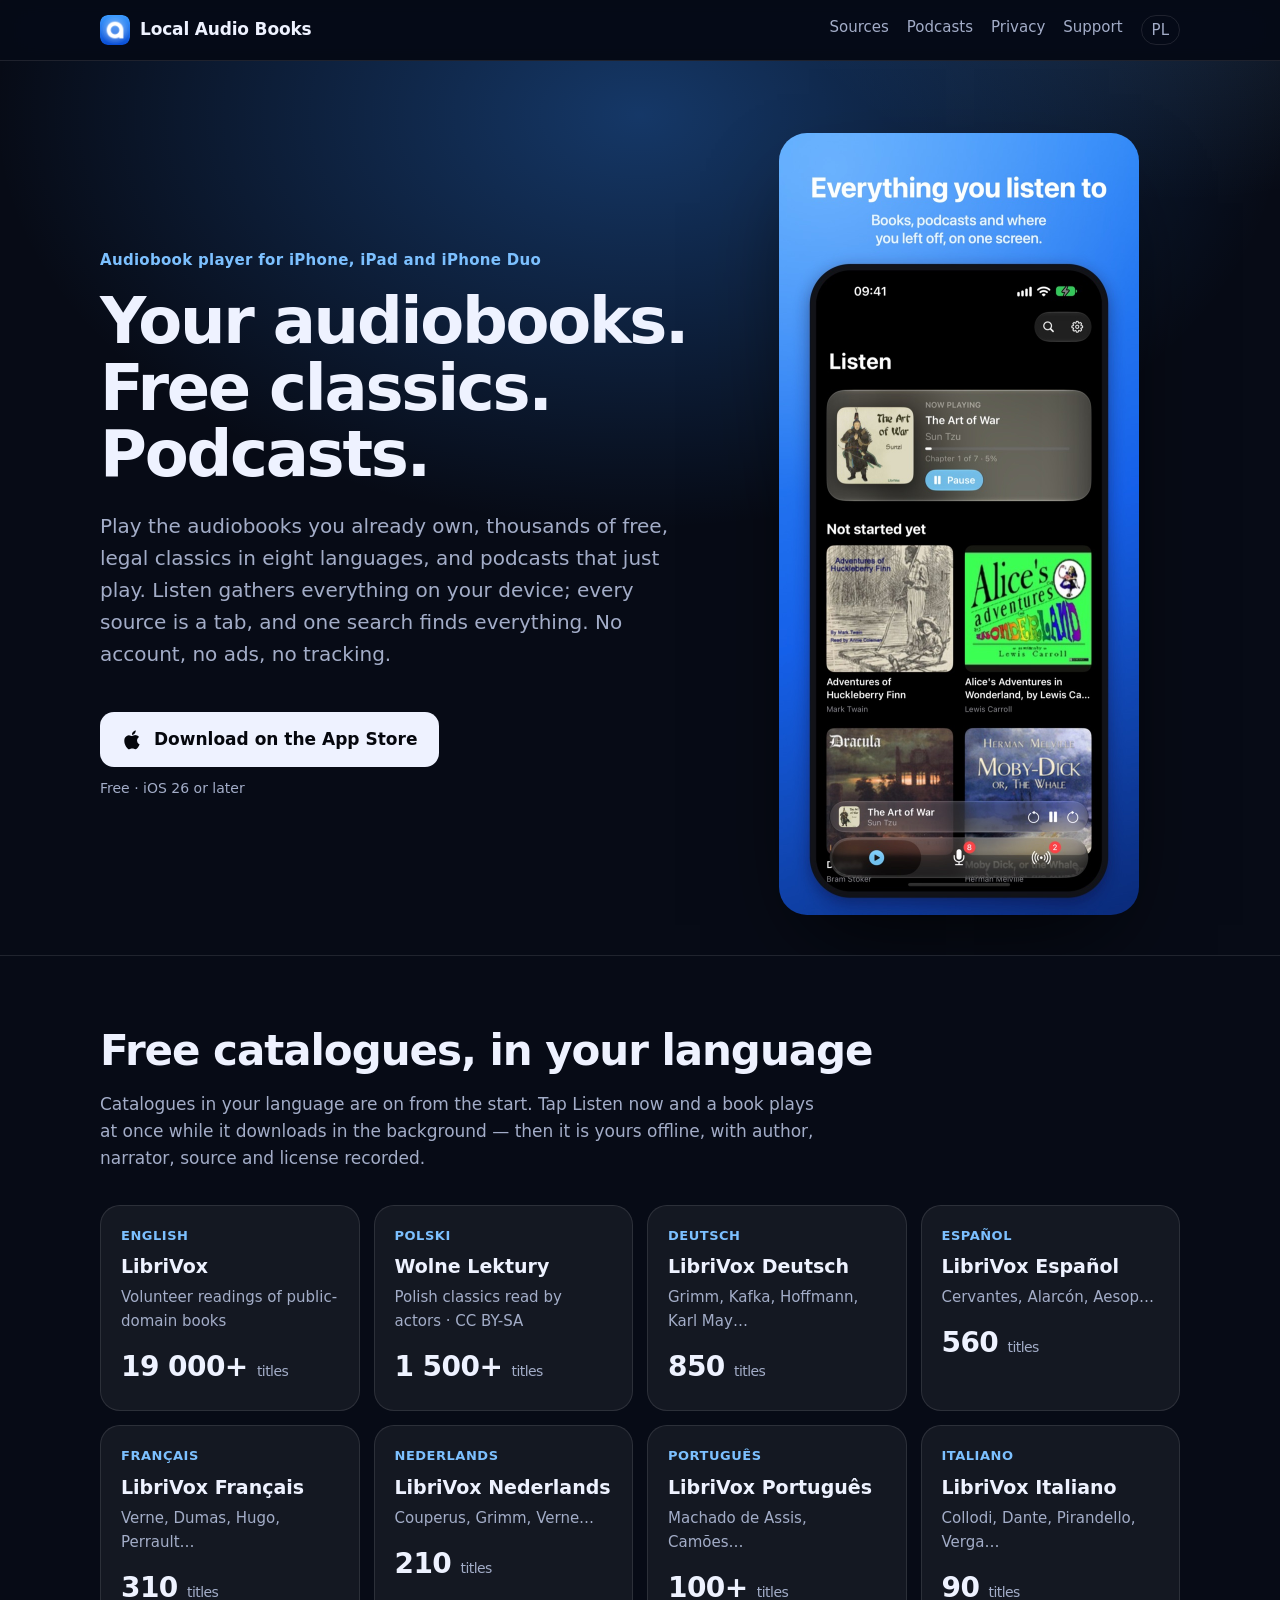
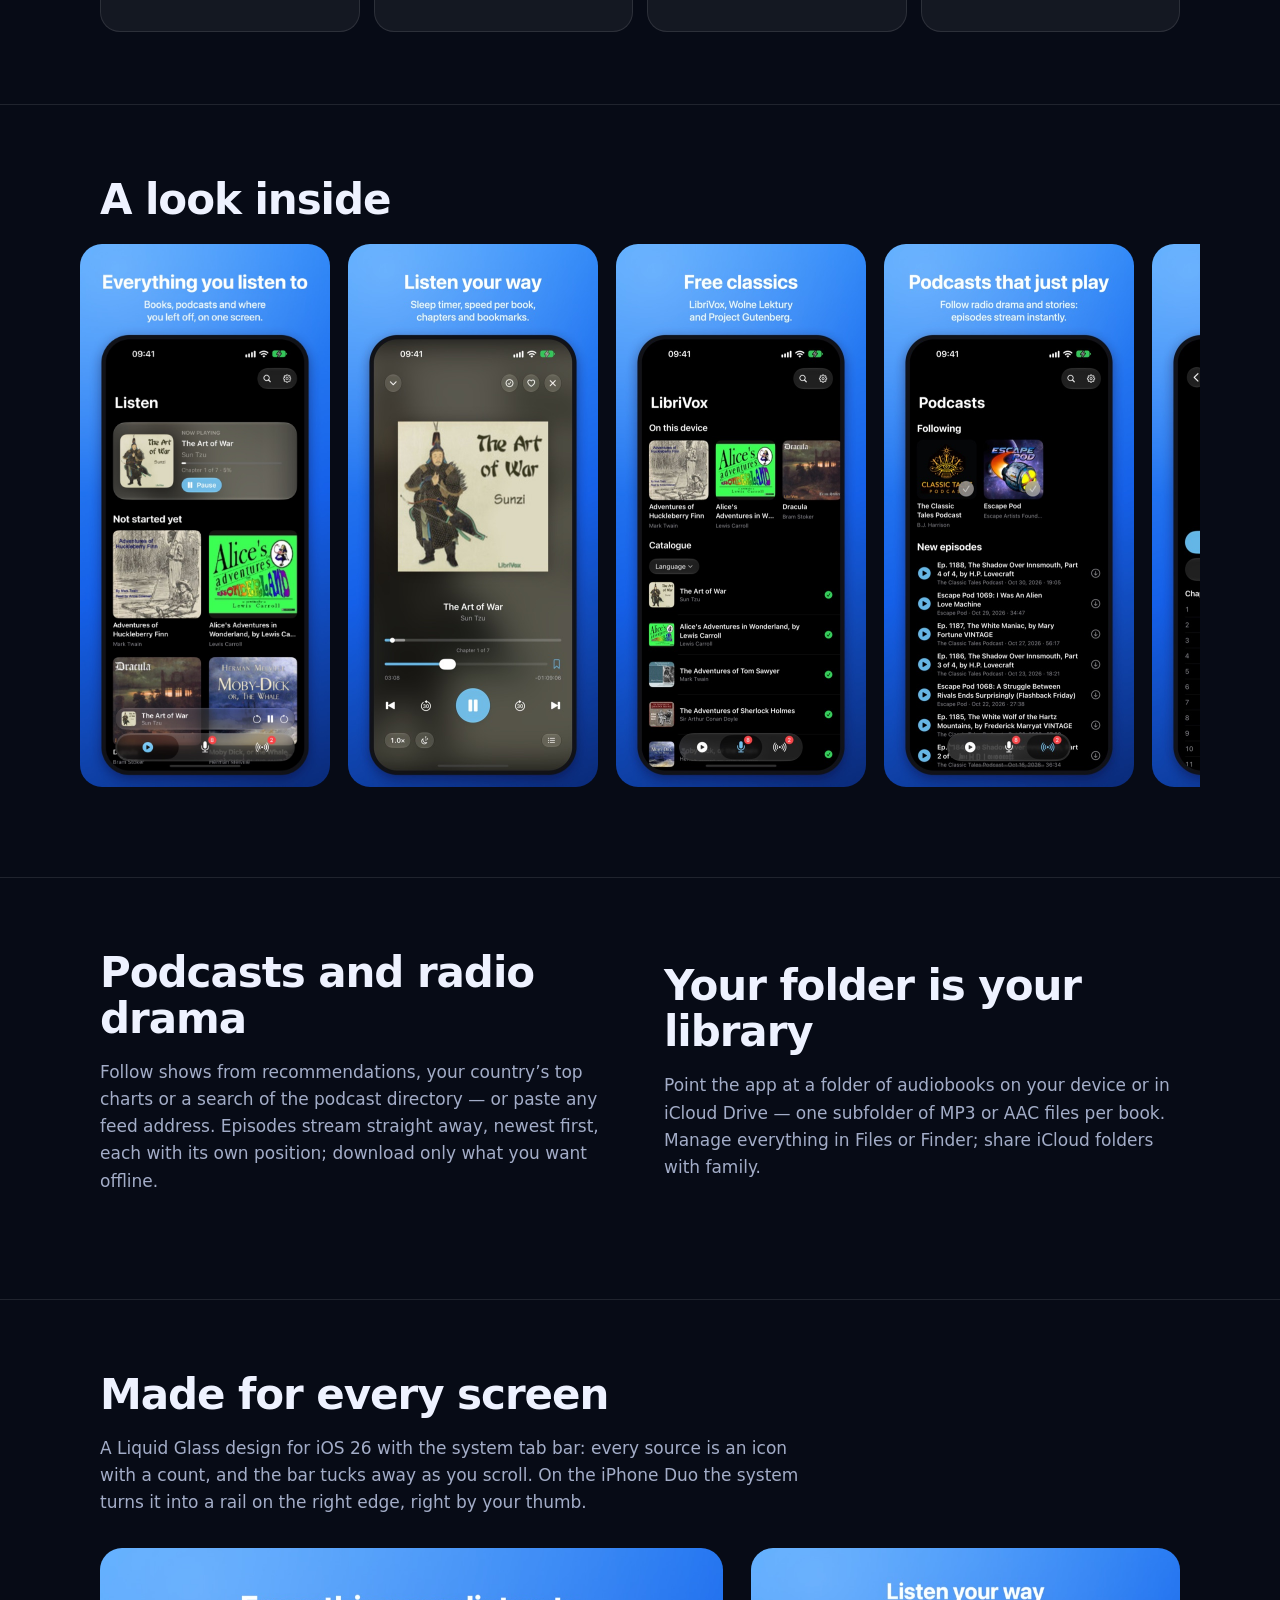
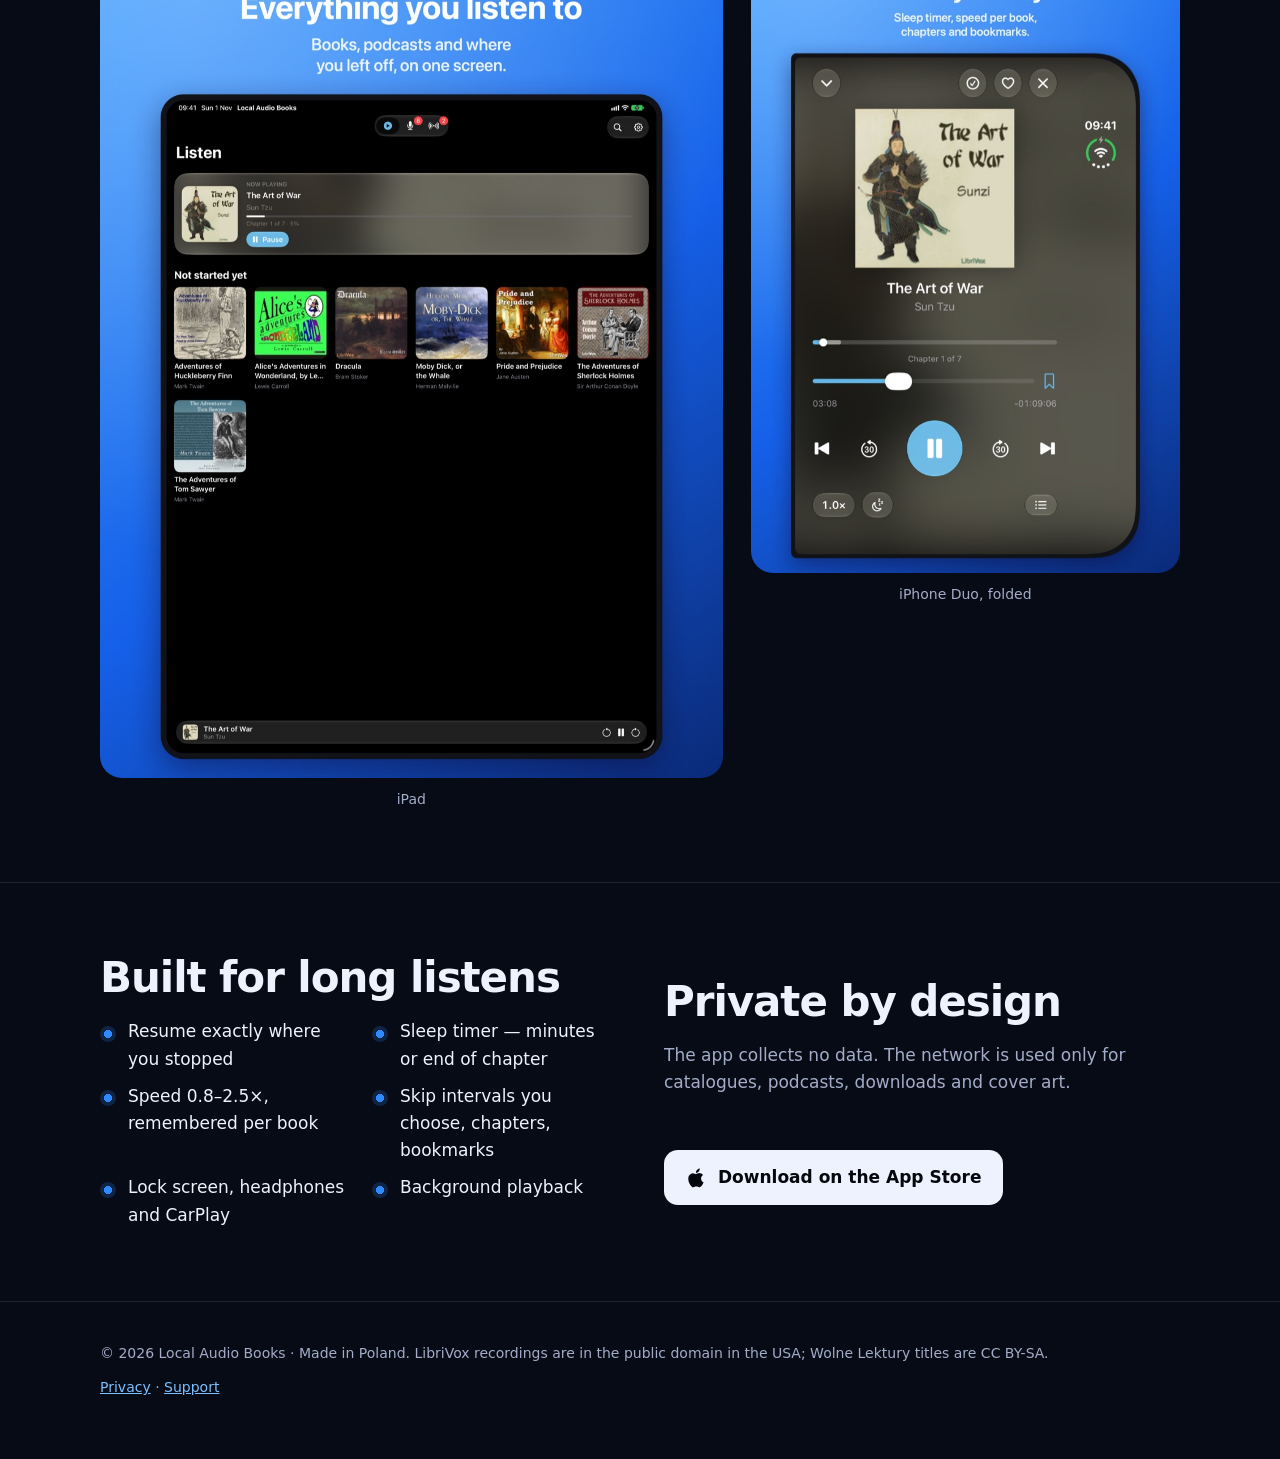
<file: index.html>
<!doctype html>
<html lang="en">
<head>
<meta charset="utf-8">
<meta name="viewport" content="width=device-width,initial-scale=1">
<title>Local Audio Books — your audiobooks and free classics in 8 languages</title>
<meta name="description" content="A private player for your own audiobooks, free public-domain classics from LibriVox, Wolne Lektury and Project Gutenberg in eight languages, and podcasts that stream right away.">
<link rel="canonical" href="https://localaudiobooks.vercel.app/">
<link rel="alternate" hreflang="en" href="https://localaudiobooks.vercel.app/">
<link rel="alternate" hreflang="pl" href="https://localaudiobooks.vercel.app/pl/">
<meta property="og:title" content="Local Audio Books — your audiobooks and free classics in 8 languages">
<meta property="og:description" content="A private player for your own audiobooks, free public-domain classics from LibriVox, Wolne Lektury and Project Gutenberg in eight languages, and podcasts that stream right away.">
<meta property="og:image" content="https://localaudiobooks.vercel.app/assets/og.png">
<meta name="twitter:card" content="summary_large_image">
<meta name="apple-itunes-app" content="app-id=6737989765">
<link rel="icon" href="/assets/icon-64.png">
<link rel="apple-touch-icon" href="/assets/icon-180.png">
<link rel="stylesheet" href="/style.css">
</head>
<body>
<header class="top"><div class="wrap">
<a class="brand" href="/"><img src="/assets/icon-64.png" alt=""><span>Local Audio Books</span></a>
<nav><a class="hide-sm" href="/#sources">Sources</a><a class="hide-sm" href="/#feeds">Podcasts</a><a href="/privacy">Privacy</a><a href="/support">Support</a><a class="lang" href="/pl" hreflang="pl">PL</a></nav>
</div></header>
<main>
<div class="hero"><div class="wrap">
<div><div class="kicker">Audiobook player for iPhone, iPad and iPhone Duo</div><h1>Your audiobooks.<br>Free classics. Podcasts.</h1><p class="lead">Play the audiobooks you already own, thousands of free, legal classics in eight languages, and podcasts that just play. Listen gathers everything on your device; every source is a tab, and one search finds everything. No account, no ads, no tracking.</p>
<a class="cta" href="https://apps.apple.com/app/id6737989765"><svg viewBox="0 0 24 24" aria-hidden="true"><path fill="currentColor" d="M16.4 12.6c0-2.6 2.1-3.8 2.2-3.9-1.2-1.8-3.1-2-3.7-2-1.6-.2-3.1.9-3.9.9-.8 0-2-.9-3.4-.9-1.7 0-3.3 1-4.2 2.6-1.8 3.1-.5 7.7 1.3 10.2.9 1.2 1.9 2.6 3.2 2.6 1.3-.1 1.8-.8 3.3-.8s2 .8 3.4.8c1.4 0 2.3-1.3 3.1-2.5 1-1.4 1.4-2.8 1.4-2.9-.1 0-2.7-1-2.7-4.1zM13.9 4.9c.7-.9 1.2-2 1.1-3.2-1 0-2.3.7-3 1.6-.7.8-1.2 2-1.1 3.1 1.1.1 2.3-.6 3-1.5z"/></svg>Download on the App Store</a><span class="cta-small">Free · iOS 26 or later</span></div>
<img class="hero-shot" src="/assets/shots/en-iphone-listen-fdb0f77b.jpg" alt="Listen">
</div></div>
<section id="sources"><div class="wrap"><h2>Free catalogues, in your language</h2><p class="sub">Catalogues in your language are on from the start. Tap Listen now and a book plays at once while it downloads in the background — then it is yours offline, with author, narrator, source and license recorded.</p><div class="grid"><div class="card"><div class="l">English</div><h3>LibriVox</h3><p>Volunteer readings of public-domain books</p><div class="n">19 000+ <small>titles</small></div></div><div class="card"><div class="l">Polski</div><h3>Wolne Lektury</h3><p>Polish classics read by actors · CC BY-SA</p><div class="n">1 500+ <small>titles</small></div></div><div class="card"><div class="l">Deutsch</div><h3>LibriVox Deutsch</h3><p>Grimm, Kafka, Hoffmann, Karl May…</p><div class="n">850 <small>titles</small></div></div><div class="card"><div class="l">Español</div><h3>LibriVox Español</h3><p>Cervantes, Alarcón, Aesop…</p><div class="n">560 <small>titles</small></div></div><div class="card"><div class="l">Français</div><h3>LibriVox Français</h3><p>Verne, Dumas, Hugo, Perrault…</p><div class="n">310 <small>titles</small></div></div><div class="card"><div class="l">Nederlands</div><h3>LibriVox Nederlands</h3><p>Couperus, Grimm, Verne…</p><div class="n">210 <small>titles</small></div></div><div class="card"><div class="l">Português</div><h3>LibriVox Português</h3><p>Machado de Assis, Camões…</p><div class="n">100+ <small>titles</small></div></div><div class="card"><div class="l">Italiano</div><h3>LibriVox Italiano</h3><p>Collodi, Dante, Pirandello, Verga…</p><div class="n">90 <small>titles</small></div></div></div></div></section>
<section id="gallery"><div class="wrap"><h2>A look inside</h2><div class="gallery"><img class="" src="/assets/shots/en-iphone-listen-fdb0f77b.jpg" alt="Listen" loading="lazy"><img class="" src="/assets/shots/en-iphone-player-940c0bc9.jpg" alt="Player" loading="lazy"><img class="" src="/assets/shots/en-iphone-browse-3a318f61.jpg" alt="Catalogue" loading="lazy"><img class="" src="/assets/shots/en-iphone-podcasts-523f7002.jpg" alt="Podcasts" loading="lazy"><img class="" src="/assets/shots/en-iphone-detail-5bf09119.jpg" alt="Title details" loading="lazy"></div></div></section>
<section id="feeds"><div class="wrap split"><div><h2>Podcasts and radio drama</h2><p class="sub">Follow shows from recommendations, your country’s top charts or a search of the podcast directory — or paste any feed address. Episodes stream straight away, newest first, each with its own position; download only what you want offline.</p></div>
<div><h2>Your folder is your library</h2><p class="sub">Point the app at a folder of audiobooks on your device or in iCloud Drive — one subfolder of MP3 or AAC files per book. Manage everything in Files or Finder; share iCloud folders with family.</p></div></div></section>
<section id="screens"><div class="wrap"><h2>Made for every screen</h2><p class="sub">A Liquid Glass design for iOS 26 with the system tab bar: every source is an icon with a count, and the bar tucks away as you scroll. On the iPhone Duo the system turns it into a rail on the right edge, right by your thumb.</p>
<div class="screens"><figure><img class="" src="/assets/shots/en-ipad-listen-8f118804.jpg" alt="Listen" loading="lazy"><figcaption>iPad</figcaption></figure>
<figure><img class="" src="/assets/shots/en-duo-player-8d9f1ad1.jpg" alt="Player" loading="lazy"><figcaption>iPhone Duo, folded</figcaption></figure></div></div></section>
<section><div class="wrap split"><div><h2>Built for long listens</h2><ul class="ticks"><li>Resume exactly where you stopped</li><li>Sleep timer — minutes or end of chapter</li><li>Speed 0.8–2.5×, remembered per book</li><li>Skip intervals you choose, chapters, bookmarks</li><li>Lock screen, headphones and CarPlay</li><li>Background playback</li></ul></div>
<div><h2>Private by design</h2><p class="sub">The app collects no data. The network is used only for catalogues, podcasts, downloads and cover art.</p><a class="cta" href="https://apps.apple.com/app/id6737989765"><svg viewBox="0 0 24 24" aria-hidden="true"><path fill="currentColor" d="M16.4 12.6c0-2.6 2.1-3.8 2.2-3.9-1.2-1.8-3.1-2-3.7-2-1.6-.2-3.1.9-3.9.9-.8 0-2-.9-3.4-.9-1.7 0-3.3 1-4.2 2.6-1.8 3.1-.5 7.7 1.3 10.2.9 1.2 1.9 2.6 3.2 2.6 1.3-.1 1.8-.8 3.3-.8s2 .8 3.4.8c1.4 0 2.3-1.3 3.1-2.5 1-1.4 1.4-2.8 1.4-2.9-.1 0-2.7-1-2.7-4.1zM13.9 4.9c.7-.9 1.2-2 1.1-3.2-1 0-2.3.7-3 1.6-.7.8-1.2 2-1.1 3.1 1.1.1 2.3-.6 3-1.5z"/></svg>Download on the App Store</a></div></div></section>
</main>
<footer><div class="wrap"><span>© 2026 Local Audio Books · Made in Poland. LibriVox recordings are in the public domain in the USA; Wolne Lektury titles are CC BY-SA.</span><span><a href="/privacy">Privacy</a> · <a href="/support">Support</a></span></div></footer>
</body>
</html>
</file>
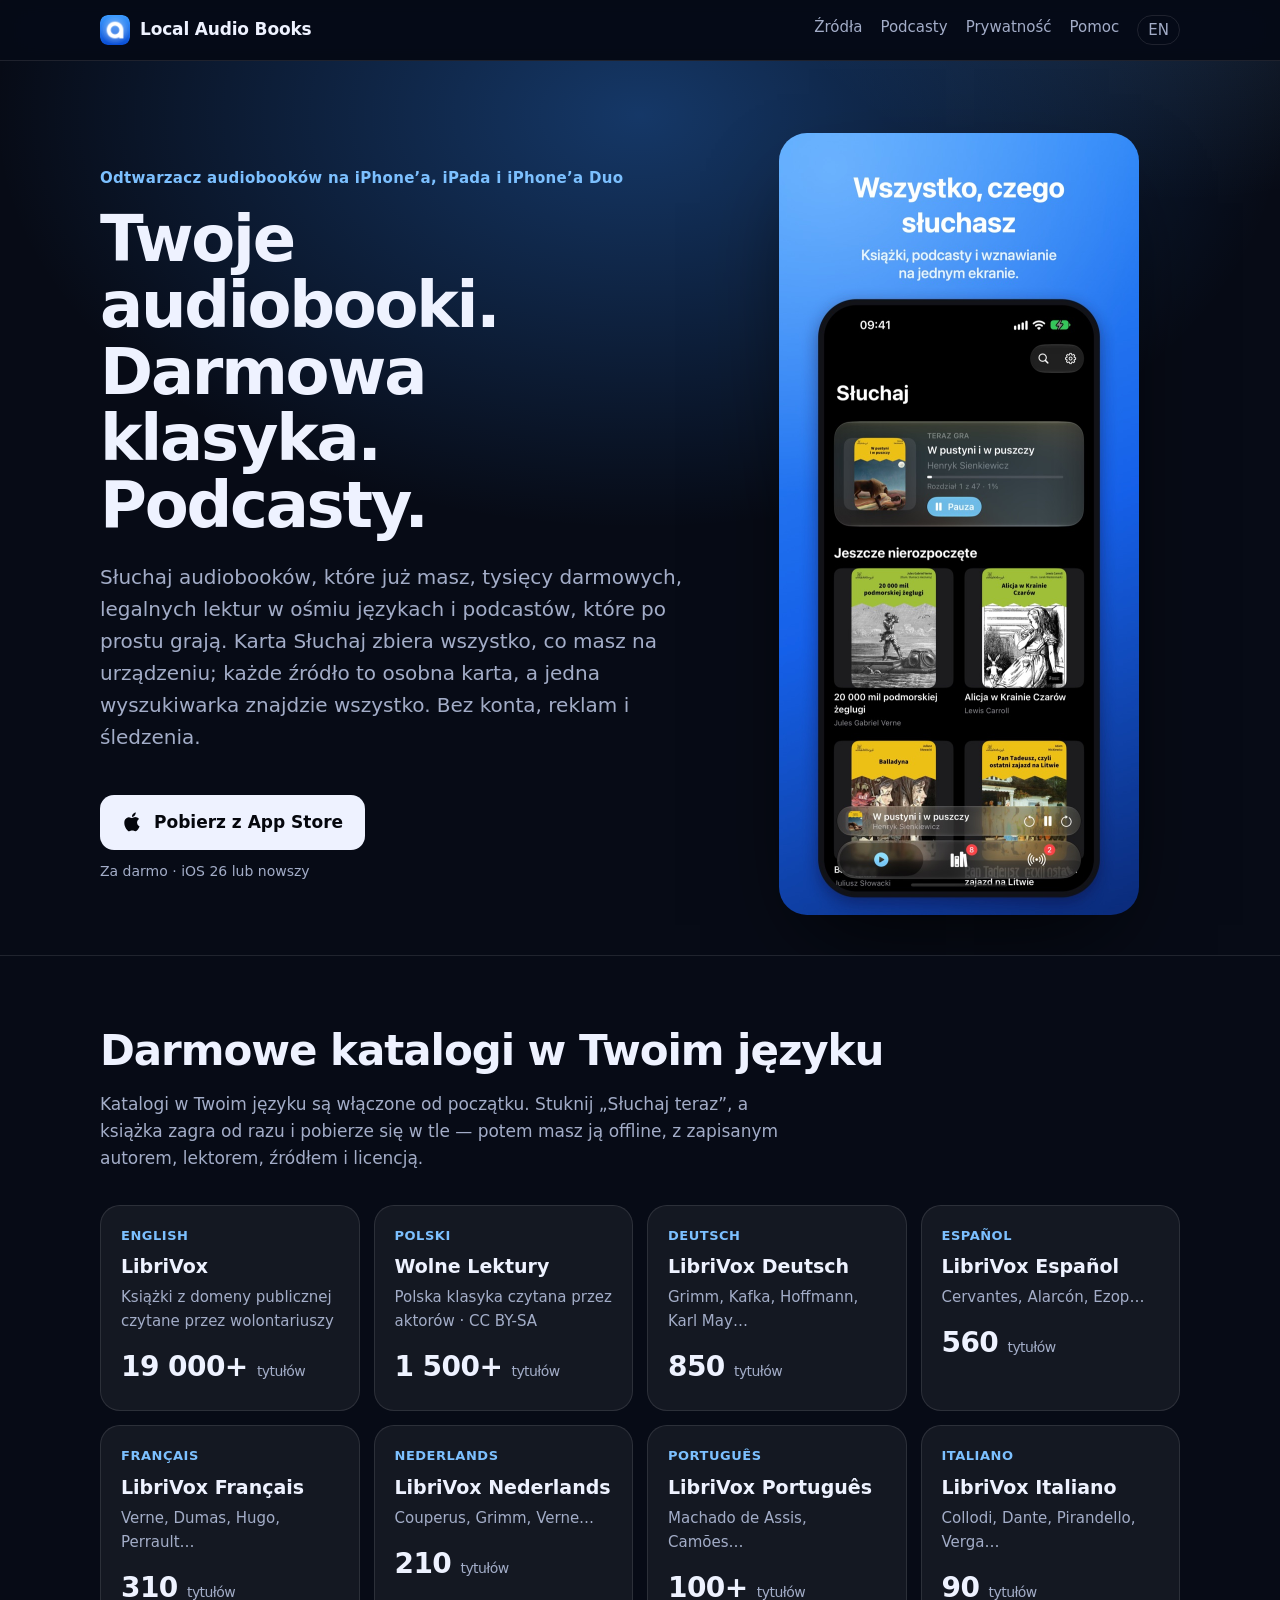
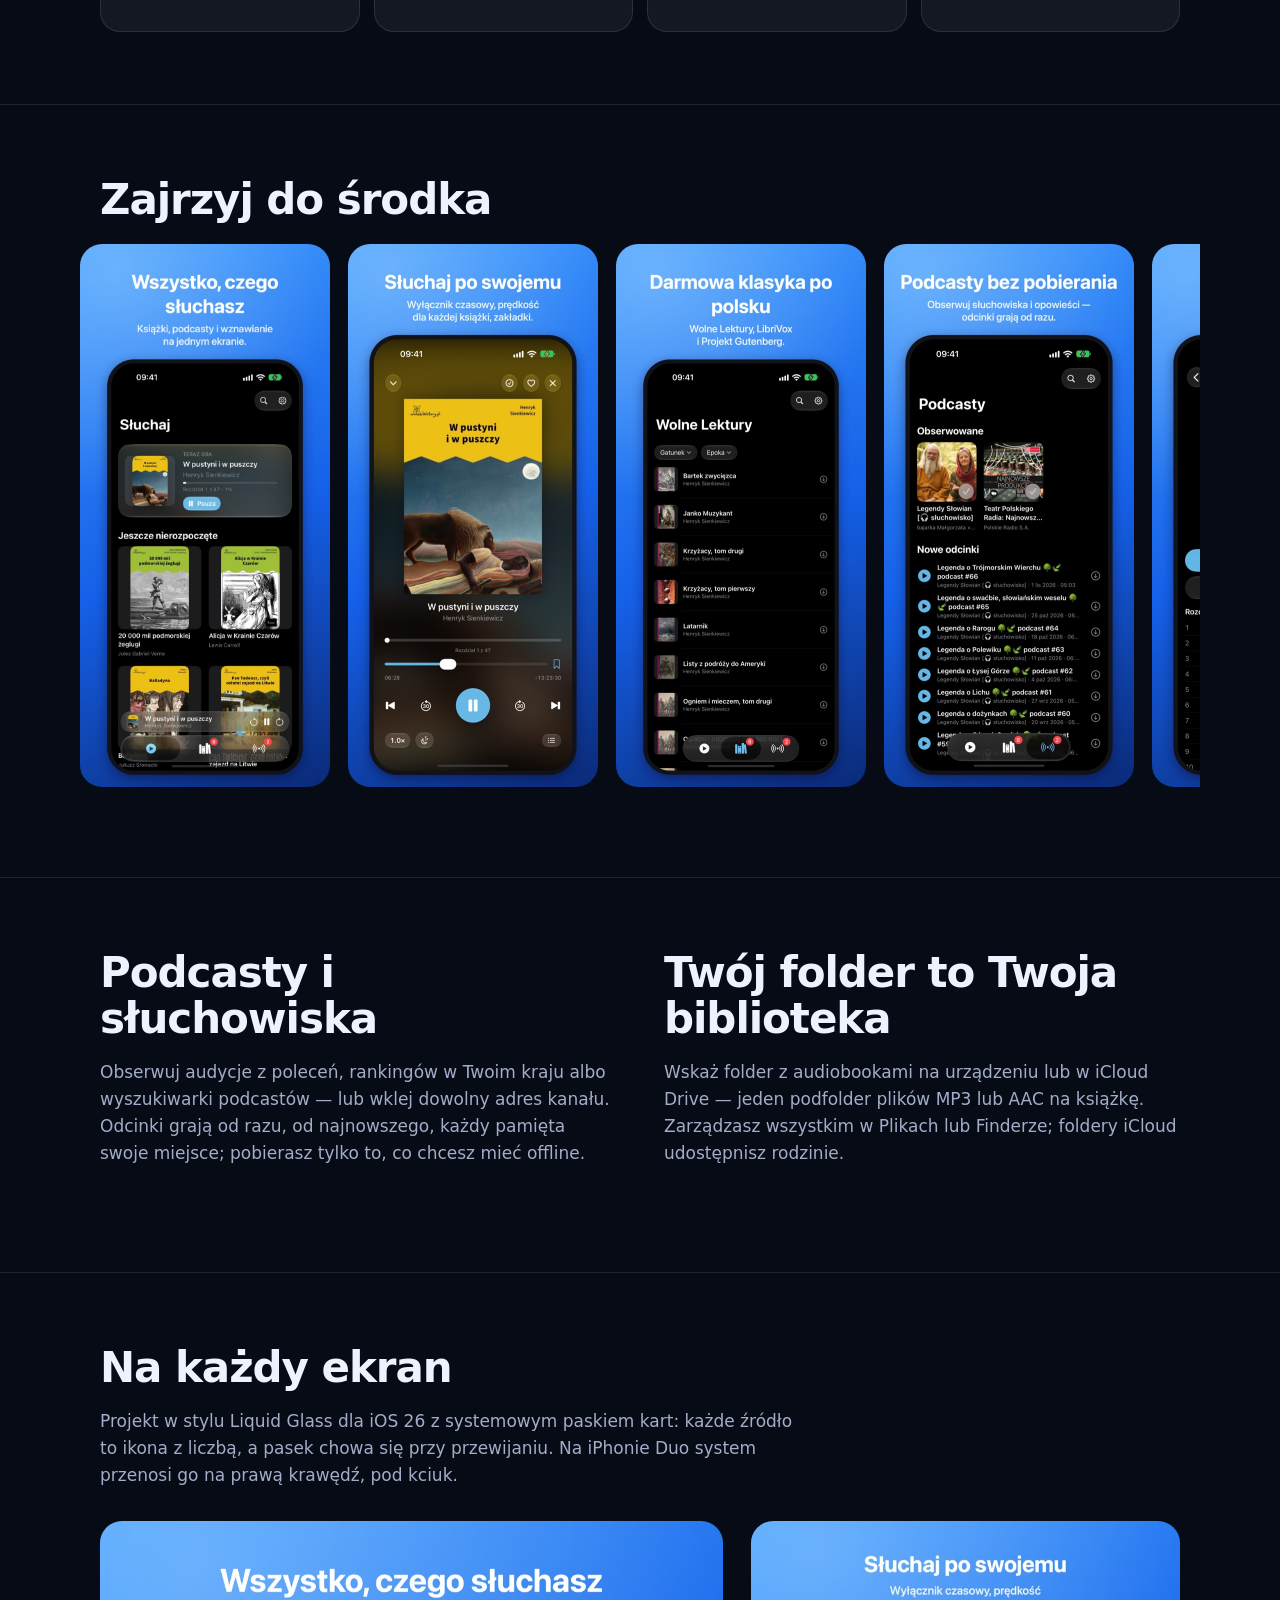
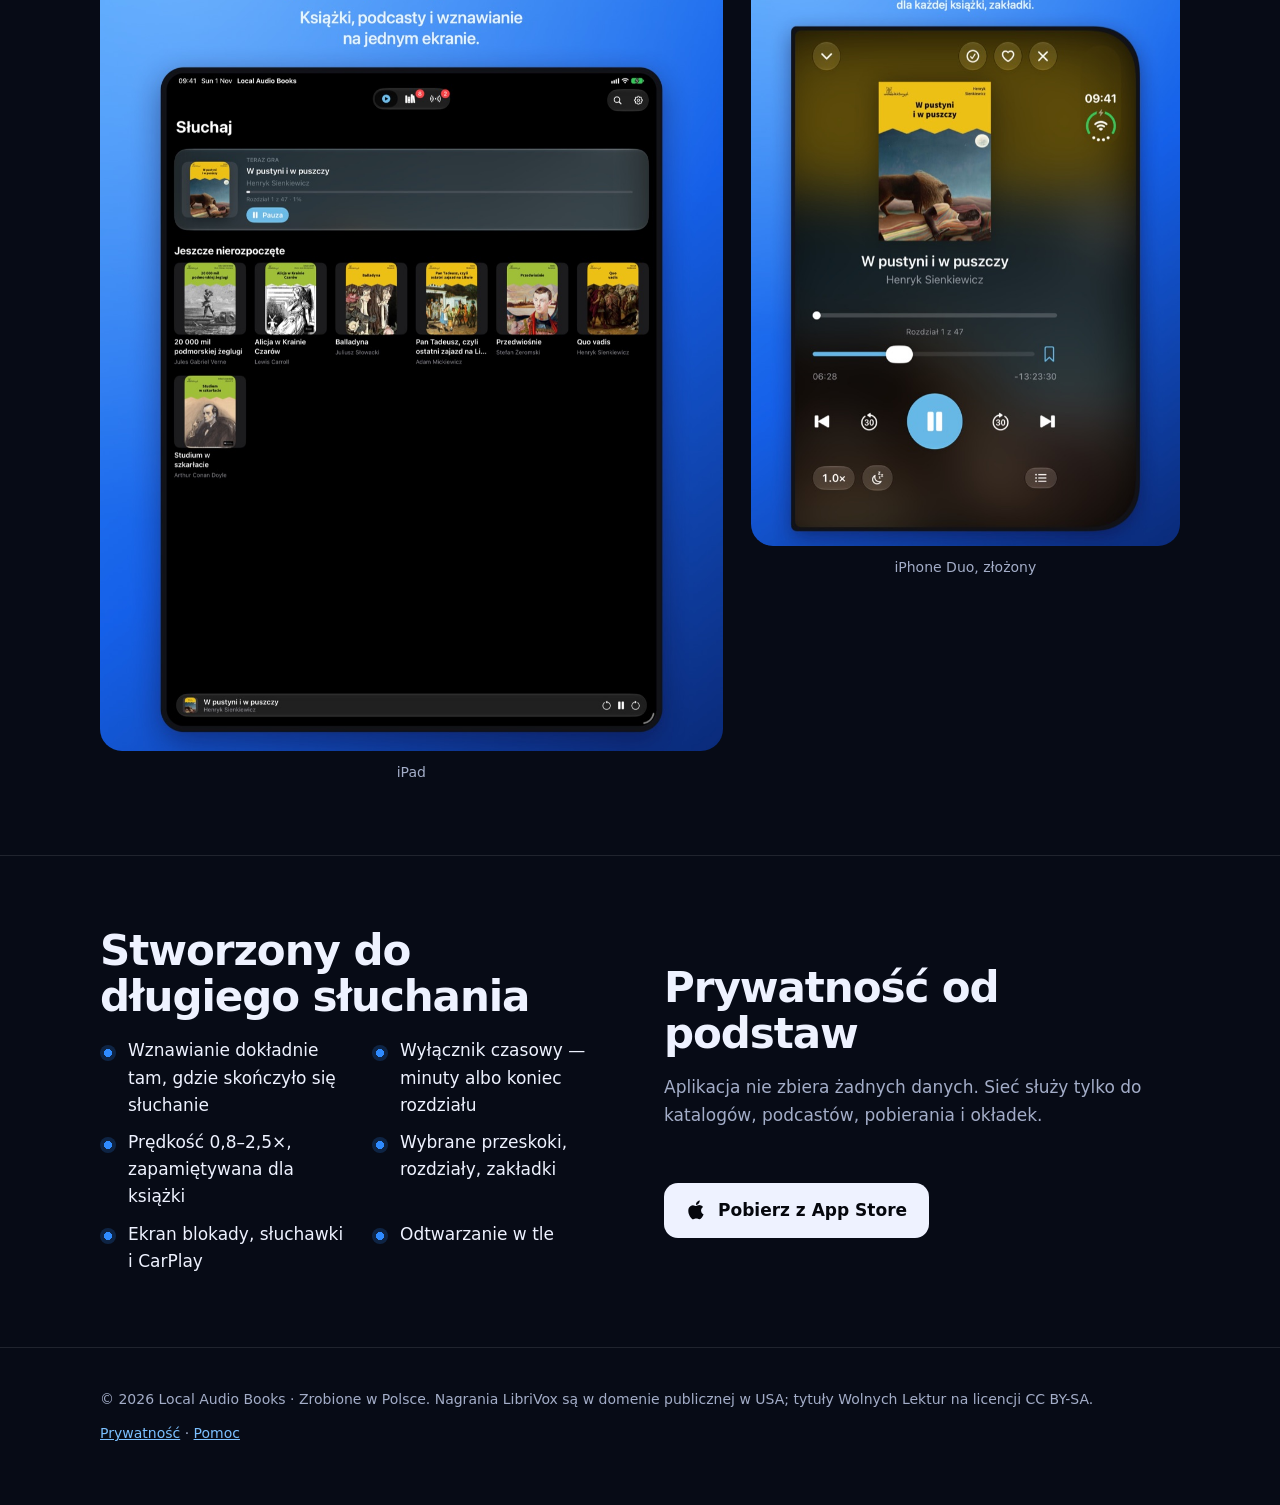
<file: pl/index.html>
<!doctype html>
<html lang="pl">
<head>
<meta charset="utf-8">
<meta name="viewport" content="width=device-width,initial-scale=1">
<title>Local Audio Books — Twoje audiobooki i darmowa klasyka w 8 językach</title>
<meta name="description" content="Prywatny odtwarzacz Twoich audiobooków, darmowej klasyki z domeny publicznej z Wolnych Lektur, LibriVox i Projektu Gutenberg w ośmiu językach oraz podcastów, które grają od razu.">
<link rel="canonical" href="https://localaudiobooks.vercel.app/pl">
<link rel="alternate" hreflang="en" href="https://localaudiobooks.vercel.app/">
<link rel="alternate" hreflang="pl" href="https://localaudiobooks.vercel.app/pl">
<meta property="og:title" content="Local Audio Books — Twoje audiobooki i darmowa klasyka w 8 językach">
<meta property="og:description" content="Prywatny odtwarzacz Twoich audiobooków, darmowej klasyki z domeny publicznej z Wolnych Lektur, LibriVox i Projektu Gutenberg w ośmiu językach oraz podcastów, które grają od razu.">
<meta property="og:image" content="https://localaudiobooks.vercel.app/assets/og.png">
<meta name="twitter:card" content="summary_large_image">
<meta name="apple-itunes-app" content="app-id=6737989765">
<link rel="icon" href="/assets/icon-64.png">
<link rel="apple-touch-icon" href="/assets/icon-180.png">
<link rel="stylesheet" href="/style.css">
</head>
<body>
<header class="top"><div class="wrap">
<a class="brand" href="/pl"><img src="/assets/icon-64.png" alt=""><span>Local Audio Books</span></a>
<nav><a class="hide-sm" href="/pl#sources">Źródła</a><a class="hide-sm" href="/pl#feeds">Podcasty</a><a href="/pl/privacy">Prywatność</a><a href="/pl/support">Pomoc</a><a class="lang" href="/" hreflang="en">EN</a></nav>
</div></header>
<main>
<div class="hero"><div class="wrap">
<div><div class="kicker">Odtwarzacz audiobooków na iPhone’a, iPada i iPhone’a Duo</div><h1>Twoje audiobooki.<br>Darmowa klasyka. Podcasty.</h1><p class="lead">Słuchaj audiobooków, które już masz, tysięcy darmowych, legalnych lektur w ośmiu językach i podcastów, które po prostu grają. Karta Słuchaj zbiera wszystko, co masz na urządzeniu; każde źródło to osobna karta, a jedna wyszukiwarka znajdzie wszystko. Bez konta, reklam i śledzenia.</p>
<a class="cta" href="https://apps.apple.com/app/id6737989765"><svg viewBox="0 0 24 24" aria-hidden="true"><path fill="currentColor" d="M16.4 12.6c0-2.6 2.1-3.8 2.2-3.9-1.2-1.8-3.1-2-3.7-2-1.6-.2-3.1.9-3.9.9-.8 0-2-.9-3.4-.9-1.7 0-3.3 1-4.2 2.6-1.8 3.1-.5 7.7 1.3 10.2.9 1.2 1.9 2.6 3.2 2.6 1.3-.1 1.8-.8 3.3-.8s2 .8 3.4.8c1.4 0 2.3-1.3 3.1-2.5 1-1.4 1.4-2.8 1.4-2.9-.1 0-2.7-1-2.7-4.1zM13.9 4.9c.7-.9 1.2-2 1.1-3.2-1 0-2.3.7-3 1.6-.7.8-1.2 2-1.1 3.1 1.1.1 2.3-.6 3-1.5z"/></svg>Pobierz z App Store</a><span class="cta-small">Za darmo · iOS 26 lub nowszy</span></div>
<img class="hero-shot" src="/assets/shots/pl-iphone-listen-6c4af4d5.jpg" alt="Słuchaj">
</div></div>
<section id="sources"><div class="wrap"><h2>Darmowe katalogi w Twoim języku</h2><p class="sub">Katalogi w Twoim języku są włączone od początku. Stuknij „Słuchaj teraz”, a książka zagra od razu i pobierze się w tle — potem masz ją offline, z zapisanym autorem, lektorem, źródłem i licencją.</p><div class="grid"><div class="card"><div class="l">English</div><h3>LibriVox</h3><p>Książki z domeny publicznej czytane przez wolontariuszy</p><div class="n">19 000+ <small>tytułów</small></div></div><div class="card"><div class="l">Polski</div><h3>Wolne Lektury</h3><p>Polska klasyka czytana przez aktorów · CC BY-SA</p><div class="n">1 500+ <small>tytułów</small></div></div><div class="card"><div class="l">Deutsch</div><h3>LibriVox Deutsch</h3><p>Grimm, Kafka, Hoffmann, Karl May…</p><div class="n">850 <small>tytułów</small></div></div><div class="card"><div class="l">Español</div><h3>LibriVox Español</h3><p>Cervantes, Alarcón, Ezop…</p><div class="n">560 <small>tytułów</small></div></div><div class="card"><div class="l">Français</div><h3>LibriVox Français</h3><p>Verne, Dumas, Hugo, Perrault…</p><div class="n">310 <small>tytułów</small></div></div><div class="card"><div class="l">Nederlands</div><h3>LibriVox Nederlands</h3><p>Couperus, Grimm, Verne…</p><div class="n">210 <small>tytułów</small></div></div><div class="card"><div class="l">Português</div><h3>LibriVox Português</h3><p>Machado de Assis, Camões…</p><div class="n">100+ <small>tytułów</small></div></div><div class="card"><div class="l">Italiano</div><h3>LibriVox Italiano</h3><p>Collodi, Dante, Pirandello, Verga…</p><div class="n">90 <small>tytułów</small></div></div></div></div></section>
<section id="gallery"><div class="wrap"><h2>Zajrzyj do środka</h2><div class="gallery"><img class="" src="/assets/shots/pl-iphone-listen-6c4af4d5.jpg" alt="Słuchaj" loading="lazy"><img class="" src="/assets/shots/pl-iphone-player-57568070.jpg" alt="Odtwarzacz" loading="lazy"><img class="" src="/assets/shots/pl-iphone-browse-0cf5a874.jpg" alt="Katalog" loading="lazy"><img class="" src="/assets/shots/pl-iphone-podcasts-de39228f.jpg" alt="Podcasty" loading="lazy"><img class="" src="/assets/shots/pl-iphone-detail-ea28707a.jpg" alt="Szczegóły tytułu" loading="lazy"></div></div></section>
<section id="feeds"><div class="wrap split"><div><h2>Podcasty i słuchowiska</h2><p class="sub">Obserwuj audycje z poleceń, rankingów w Twoim kraju albo wyszukiwarki podcastów — lub wklej dowolny adres kanału. Odcinki grają od razu, od najnowszego, każdy pamięta swoje miejsce; pobierasz tylko to, co chcesz mieć offline.</p></div>
<div><h2>Twój folder to Twoja biblioteka</h2><p class="sub">Wskaż folder z audiobookami na urządzeniu lub w iCloud Drive — jeden podfolder plików MP3 lub AAC na książkę. Zarządzasz wszystkim w Plikach lub Finderze; foldery iCloud udostępnisz rodzinie.</p></div></div></section>
<section id="screens"><div class="wrap"><h2>Na każdy ekran</h2><p class="sub">Projekt w stylu Liquid Glass dla iOS 26 z systemowym paskiem kart: każde źródło to ikona z liczbą, a pasek chowa się przy przewijaniu. Na iPhonie Duo system przenosi go na prawą krawędź, pod kciuk.</p>
<div class="screens"><figure><img class="" src="/assets/shots/pl-ipad-listen-7cf7bf10.jpg" alt="Słuchaj" loading="lazy"><figcaption>iPad</figcaption></figure>
<figure><img class="" src="/assets/shots/pl-duo-player-c9e8bb1f.jpg" alt="Odtwarzacz" loading="lazy"><figcaption>iPhone Duo, złożony</figcaption></figure></div></div></section>
<section><div class="wrap split"><div><h2>Stworzony do długiego słuchania</h2><ul class="ticks"><li>Wznawianie dokładnie tam, gdzie skończyło się słuchanie</li><li>Wyłącznik czasowy — minuty albo koniec rozdziału</li><li>Prędkość 0,8–2,5×, zapamiętywana dla książki</li><li>Wybrane przeskoki, rozdziały, zakładki</li><li>Ekran blokady, słuchawki i CarPlay</li><li>Odtwarzanie w tle</li></ul></div>
<div><h2>Prywatność od podstaw</h2><p class="sub">Aplikacja nie zbiera żadnych danych. Sieć służy tylko do katalogów, podcastów, pobierania i okładek.</p><a class="cta" href="https://apps.apple.com/app/id6737989765"><svg viewBox="0 0 24 24" aria-hidden="true"><path fill="currentColor" d="M16.4 12.6c0-2.6 2.1-3.8 2.2-3.9-1.2-1.8-3.1-2-3.7-2-1.6-.2-3.1.9-3.9.9-.8 0-2-.9-3.4-.9-1.7 0-3.3 1-4.2 2.6-1.8 3.1-.5 7.7 1.3 10.2.9 1.2 1.9 2.6 3.2 2.6 1.3-.1 1.8-.8 3.3-.8s2 .8 3.4.8c1.4 0 2.3-1.3 3.1-2.5 1-1.4 1.4-2.8 1.4-2.9-.1 0-2.7-1-2.7-4.1zM13.9 4.9c.7-.9 1.2-2 1.1-3.2-1 0-2.3.7-3 1.6-.7.8-1.2 2-1.1 3.1 1.1.1 2.3-.6 3-1.5z"/></svg>Pobierz z App Store</a></div></div></section>
</main>
<footer><div class="wrap"><span>© 2026 Local Audio Books · Zrobione w Polsce. Nagrania LibriVox są w domenie publicznej w USA; tytuły Wolnych Lektur na licencji CC BY-SA.</span><span><a href="/pl/privacy">Prywatność</a> · <a href="/pl/support">Pomoc</a></span></div></footer>
</body>
</html>
</file>
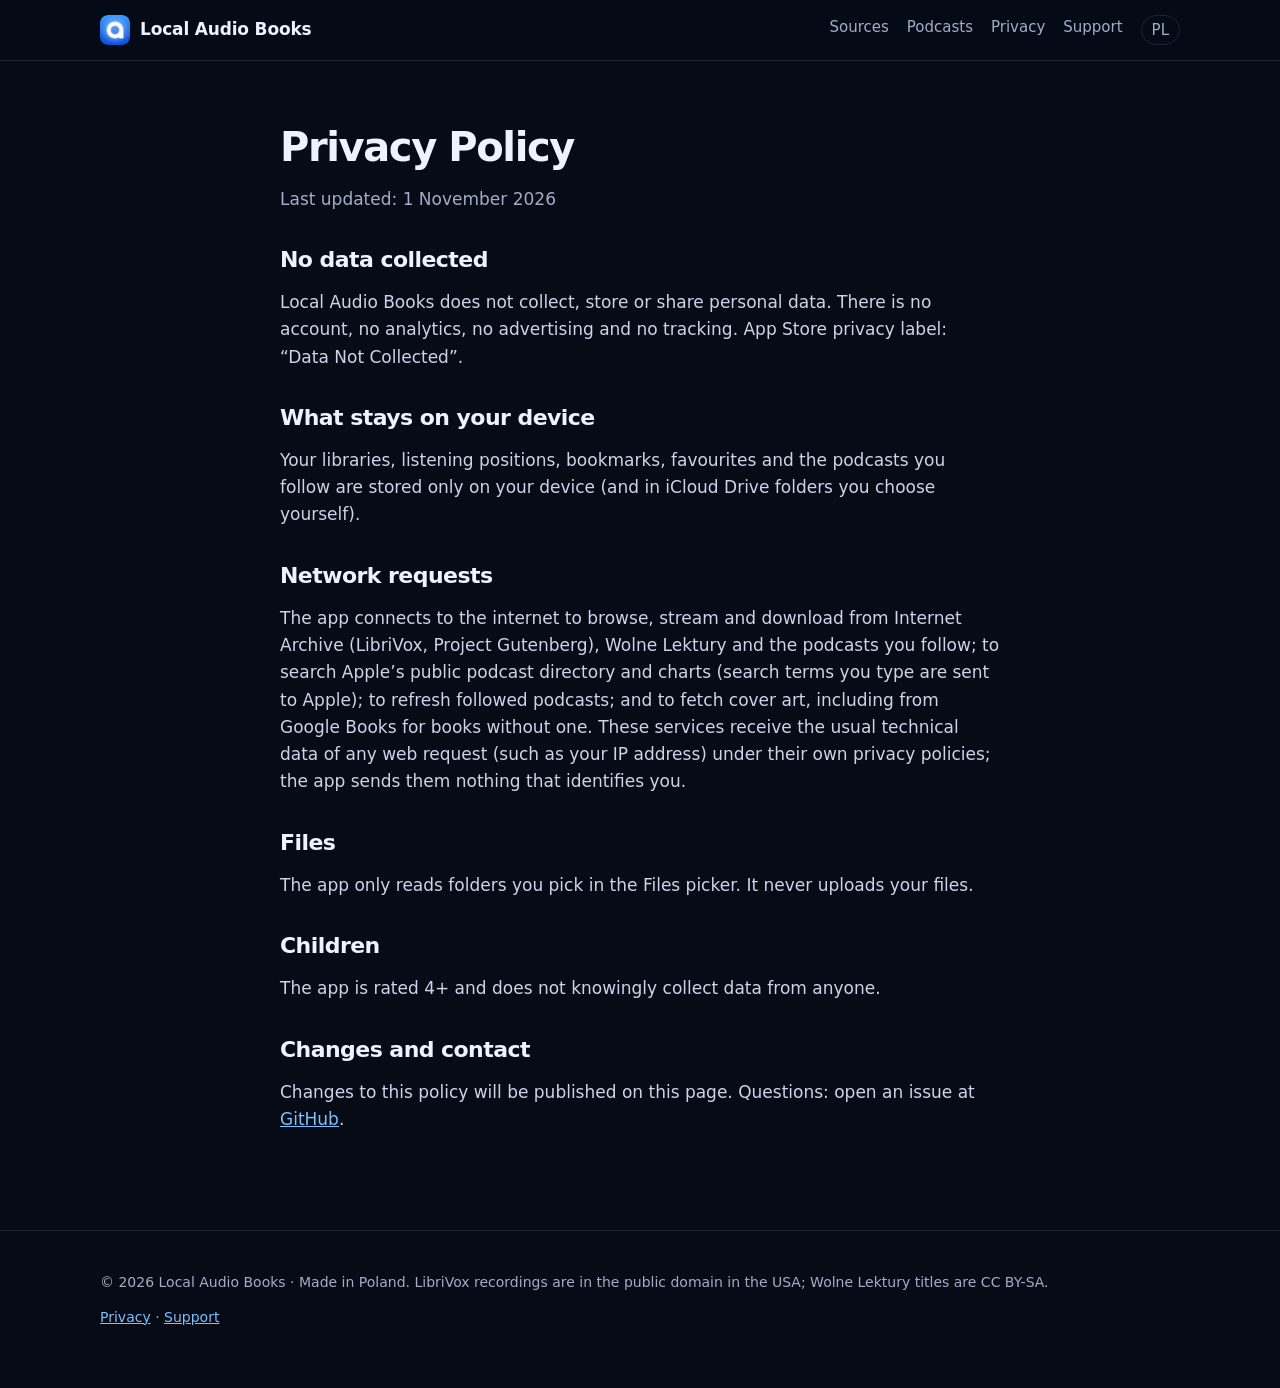
<file: privacy.html>
<!doctype html>
<html lang="en">
<head>
<meta charset="utf-8">
<meta name="viewport" content="width=device-width,initial-scale=1">
<title>Privacy Policy — Local Audio Books</title>
<meta name="description" content="A private player for your own audiobooks, free public-domain classics from LibriVox, Wolne Lektury and Project Gutenberg in eight languages, and podcasts that stream right away.">
<link rel="canonical" href="https://localaudiobooks.vercel.app/privacy">
<link rel="alternate" hreflang="en" href="https://localaudiobooks.vercel.app/privacy">
<link rel="alternate" hreflang="pl" href="https://localaudiobooks.vercel.app/pl/privacy">
<meta property="og:title" content="Privacy Policy — Local Audio Books">
<meta property="og:description" content="A private player for your own audiobooks, free public-domain classics from LibriVox, Wolne Lektury and Project Gutenberg in eight languages, and podcasts that stream right away.">
<meta property="og:image" content="https://localaudiobooks.vercel.app/assets/og.png">
<meta name="twitter:card" content="summary_large_image">
<meta name="apple-itunes-app" content="app-id=6737989765">
<link rel="icon" href="/assets/icon-64.png">
<link rel="apple-touch-icon" href="/assets/icon-180.png">
<link rel="stylesheet" href="/style.css">
</head>
<body>
<header class="top"><div class="wrap">
<a class="brand" href="/"><img src="/assets/icon-64.png" alt=""><span>Local Audio Books</span></a>
<nav><a class="hide-sm" href="/#sources">Sources</a><a class="hide-sm" href="/#feeds">Podcasts</a><a href="/privacy">Privacy</a><a href="/support">Support</a><a class="lang" href="/pl" hreflang="pl">PL</a></nav>
</div></header>
<main class="doc"><h1>Privacy Policy</h1><p style="color:var(--muted)">Last updated: 1 November 2026</p><h2>No data collected</h2><p>Local Audio Books does not collect, store or share personal data. There is no account, no analytics, no advertising and no tracking. App Store privacy label: “Data Not Collected”.</p><h2>What stays on your device</h2><p>Your libraries, listening positions, bookmarks, favourites and the podcasts you follow are stored only on your device (and in iCloud Drive folders you choose yourself).</p><h2>Network requests</h2><p>The app connects to the internet to browse, stream and download from Internet Archive (LibriVox, Project Gutenberg), Wolne Lektury and the podcasts you follow; to search Apple’s public podcast directory and charts (search terms you type are sent to Apple); to refresh followed podcasts; and to fetch cover art, including from Google Books for books without one. These services receive the usual technical data of any web request (such as your IP address) under their own privacy policies; the app sends them nothing that identifies you.</p><h2>Files</h2><p>The app only reads folders you pick in the Files picker. It never uploads your files.</p><h2>Children</h2><p>The app is rated 4+ and does not knowingly collect data from anyone.</p><h2>Changes and contact</h2><p>Changes to this policy will be published on this page. Questions: open an issue at <a href="https://github.com/blazejzet/localaudiobooks/issues">GitHub</a>.</p></main>
<footer><div class="wrap"><span>© 2026 Local Audio Books · Made in Poland. LibriVox recordings are in the public domain in the USA; Wolne Lektury titles are CC BY-SA.</span><span><a href="/privacy">Privacy</a> · <a href="/support">Support</a></span></div></footer>
</body>
</html>
</file>
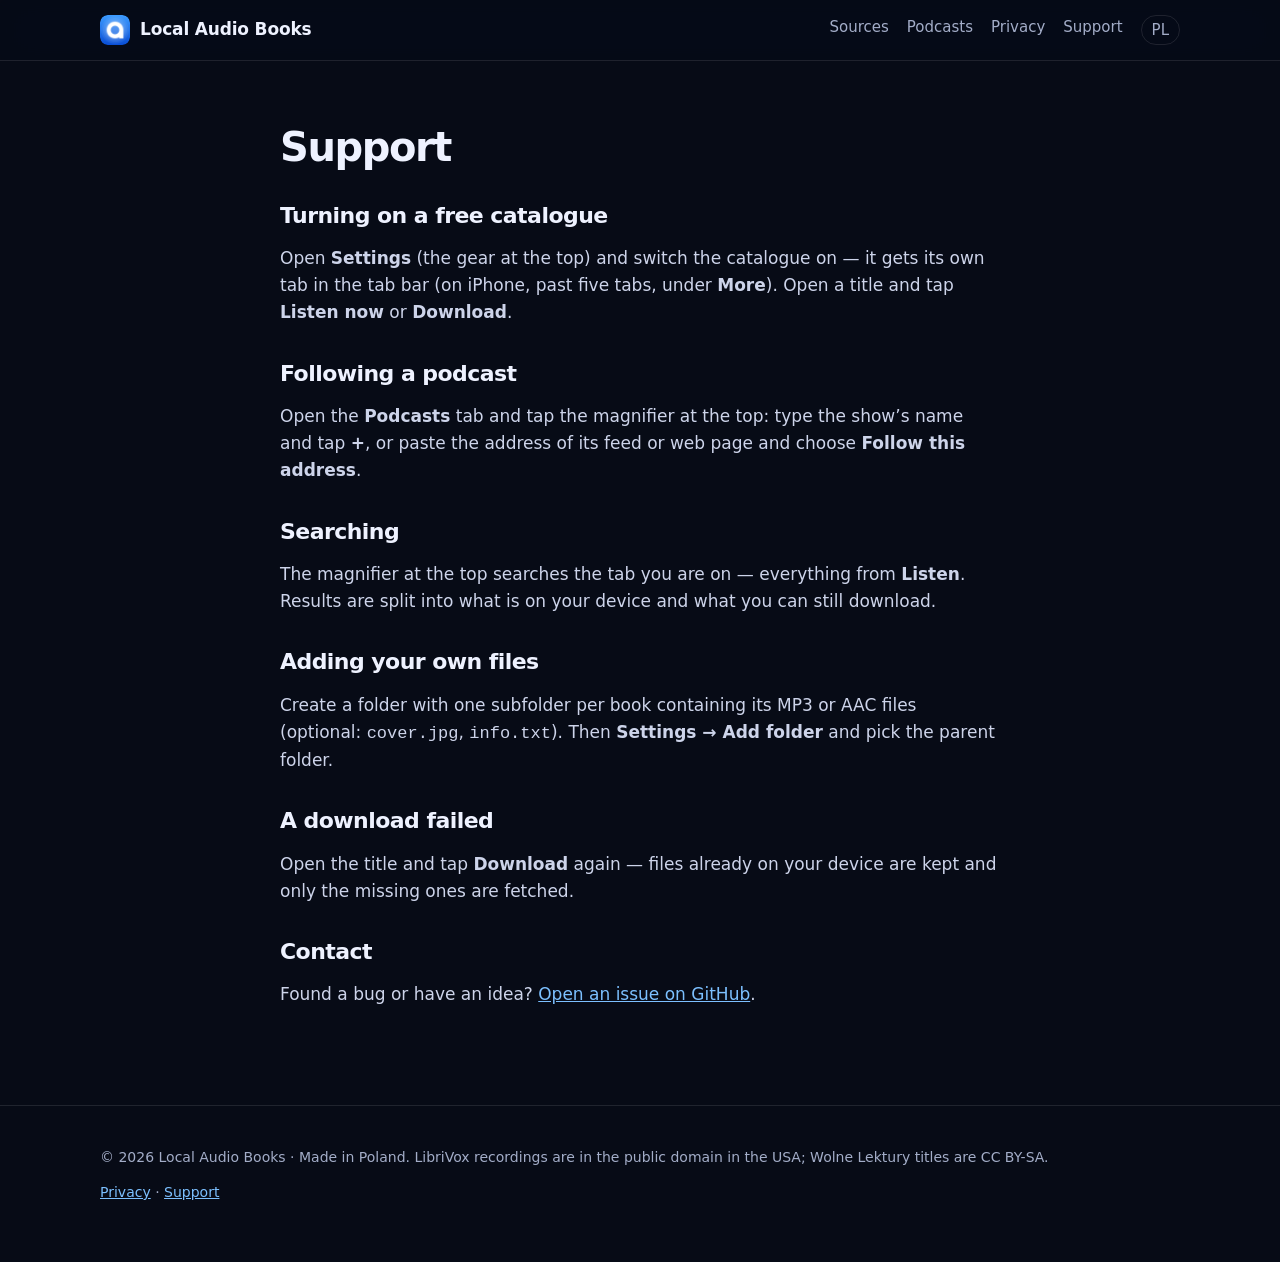
<file: support.html>
<!doctype html>
<html lang="en">
<head>
<meta charset="utf-8">
<meta name="viewport" content="width=device-width,initial-scale=1">
<title>Support — Local Audio Books</title>
<meta name="description" content="A private player for your own audiobooks, free public-domain classics from LibriVox, Wolne Lektury and Project Gutenberg in eight languages, and podcasts that stream right away.">
<link rel="canonical" href="https://localaudiobooks.vercel.app/support">
<link rel="alternate" hreflang="en" href="https://localaudiobooks.vercel.app/support">
<link rel="alternate" hreflang="pl" href="https://localaudiobooks.vercel.app/pl/support">
<meta property="og:title" content="Support — Local Audio Books">
<meta property="og:description" content="A private player for your own audiobooks, free public-domain classics from LibriVox, Wolne Lektury and Project Gutenberg in eight languages, and podcasts that stream right away.">
<meta property="og:image" content="https://localaudiobooks.vercel.app/assets/og.png">
<meta name="twitter:card" content="summary_large_image">
<meta name="apple-itunes-app" content="app-id=6737989765">
<link rel="icon" href="/assets/icon-64.png">
<link rel="apple-touch-icon" href="/assets/icon-180.png">
<link rel="stylesheet" href="/style.css">
</head>
<body>
<header class="top"><div class="wrap">
<a class="brand" href="/"><img src="/assets/icon-64.png" alt=""><span>Local Audio Books</span></a>
<nav><a class="hide-sm" href="/#sources">Sources</a><a class="hide-sm" href="/#feeds">Podcasts</a><a href="/privacy">Privacy</a><a href="/support">Support</a><a class="lang" href="/pl" hreflang="pl">PL</a></nav>
</div></header>
<main class="doc"><h1>Support</h1><h2>Turning on a free catalogue</h2><p>Open <b>Settings</b> (the gear at the top) and switch the catalogue on — it gets its own tab in the tab bar (on iPhone, past five tabs, under <b>More</b>). Open a title and tap <b>Listen now</b> or <b>Download</b>.</p><h2>Following a podcast</h2><p>Open the <b>Podcasts</b> tab and tap the magnifier at the top: type the show’s name and tap <b>+</b>, or paste the address of its feed or web page and choose <b>Follow this address</b>.</p><h2>Searching</h2><p>The magnifier at the top searches the tab you are on — everything from <b>Listen</b>. Results are split into what is on your device and what you can still download.</p><h2>Adding your own files</h2><p>Create a folder with one subfolder per book containing its MP3 or AAC files (optional: <code>cover.jpg</code>, <code>info.txt</code>). Then <b>Settings → Add folder</b> and pick the parent folder.</p><h2>A download failed</h2><p>Open the title and tap <b>Download</b> again — files already on your device are kept and only the missing ones are fetched.</p><h2>Contact</h2><p>Found a bug or have an idea? <a href="https://github.com/blazejzet/localaudiobooks/issues">Open an issue on GitHub</a>.</p></main>
<footer><div class="wrap"><span>© 2026 Local Audio Books · Made in Poland. LibriVox recordings are in the public domain in the USA; Wolne Lektury titles are CC BY-SA.</span><span><a href="/privacy">Privacy</a> · <a href="/support">Support</a></span></div></footer>
</body>
</html>
</file>
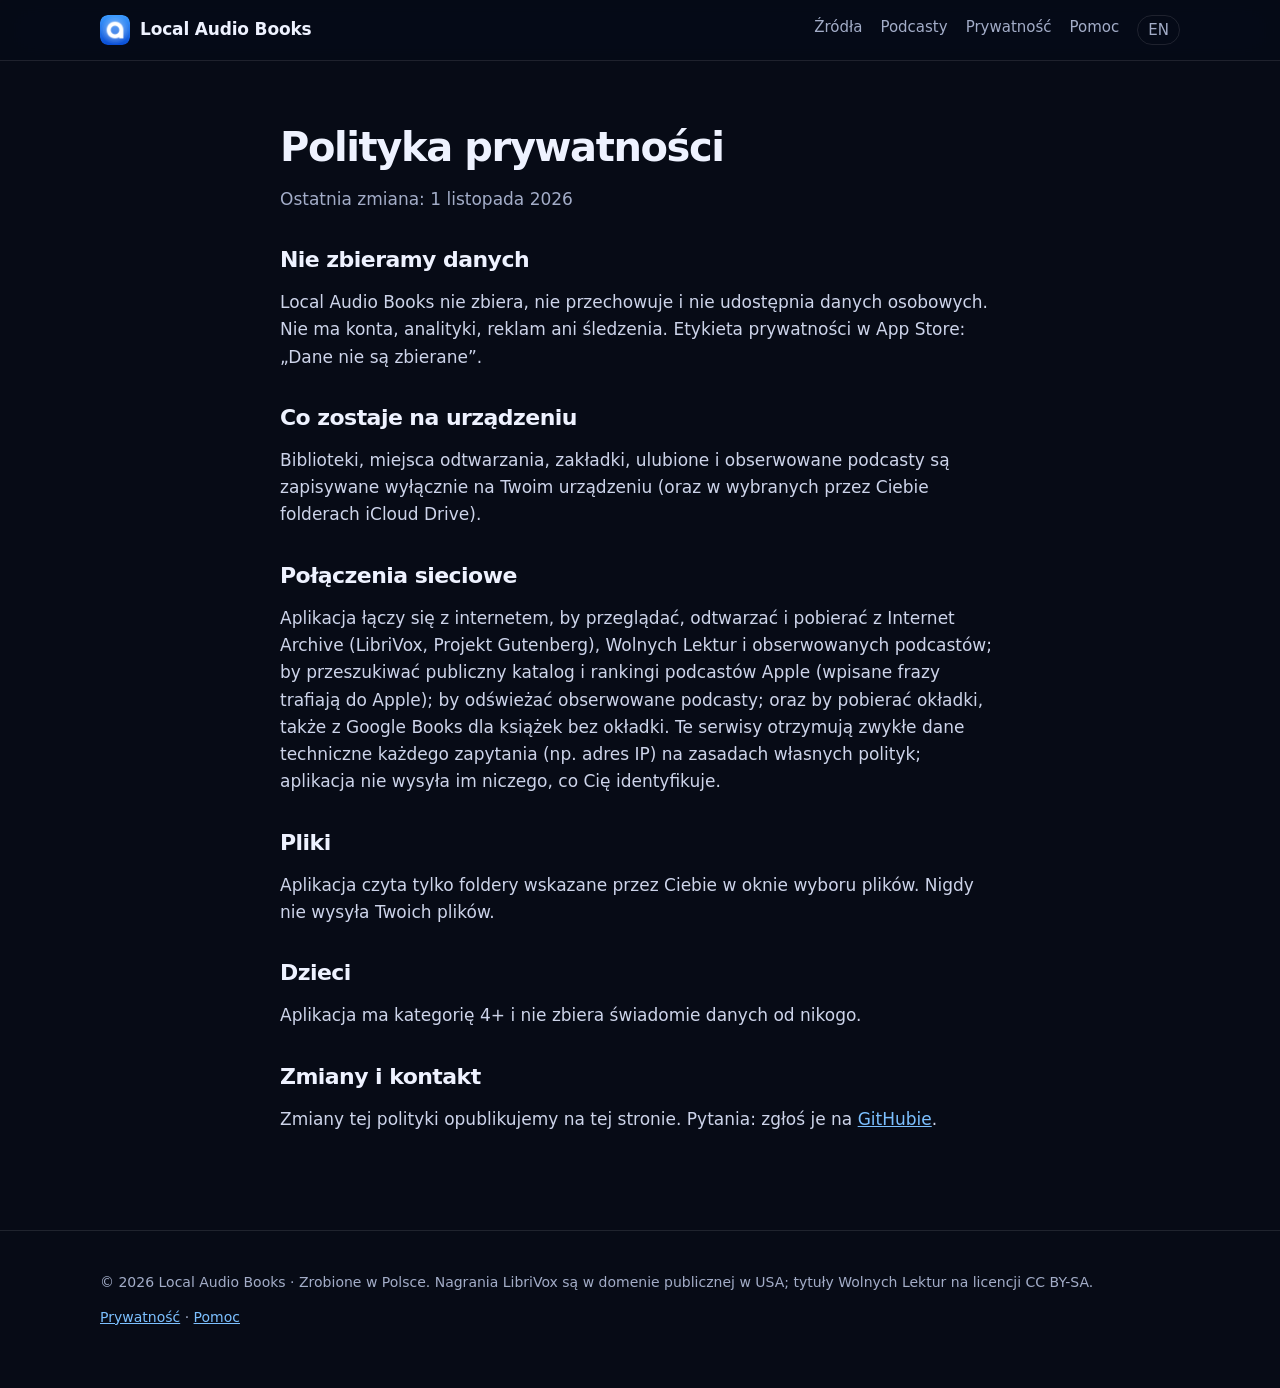
<file: pl/privacy.html>
<!doctype html>
<html lang="pl">
<head>
<meta charset="utf-8">
<meta name="viewport" content="width=device-width,initial-scale=1">
<title>Polityka prywatności — Local Audio Books</title>
<meta name="description" content="Prywatny odtwarzacz Twoich audiobooków, darmowej klasyki z domeny publicznej z Wolnych Lektur, LibriVox i Projektu Gutenberg w ośmiu językach oraz podcastów, które grają od razu.">
<link rel="canonical" href="https://localaudiobooks.vercel.app/pl/privacy">
<link rel="alternate" hreflang="en" href="https://localaudiobooks.vercel.app/privacy">
<link rel="alternate" hreflang="pl" href="https://localaudiobooks.vercel.app/pl/privacy">
<meta property="og:title" content="Polityka prywatności — Local Audio Books">
<meta property="og:description" content="Prywatny odtwarzacz Twoich audiobooków, darmowej klasyki z domeny publicznej z Wolnych Lektur, LibriVox i Projektu Gutenberg w ośmiu językach oraz podcastów, które grają od razu.">
<meta property="og:image" content="https://localaudiobooks.vercel.app/assets/og.png">
<meta name="twitter:card" content="summary_large_image">
<meta name="apple-itunes-app" content="app-id=6737989765">
<link rel="icon" href="/assets/icon-64.png">
<link rel="apple-touch-icon" href="/assets/icon-180.png">
<link rel="stylesheet" href="/style.css">
</head>
<body>
<header class="top"><div class="wrap">
<a class="brand" href="/pl"><img src="/assets/icon-64.png" alt=""><span>Local Audio Books</span></a>
<nav><a class="hide-sm" href="/pl#sources">Źródła</a><a class="hide-sm" href="/pl#feeds">Podcasty</a><a href="/pl/privacy">Prywatność</a><a href="/pl/support">Pomoc</a><a class="lang" href="/" hreflang="en">EN</a></nav>
</div></header>
<main class="doc"><h1>Polityka prywatności</h1><p style="color:var(--muted)">Ostatnia zmiana: 1 listopada 2026</p><h2>Nie zbieramy danych</h2><p>Local Audio Books nie zbiera, nie przechowuje i nie udostępnia danych osobowych. Nie ma konta, analityki, reklam ani śledzenia. Etykieta prywatności w App Store: „Dane nie są zbierane”.</p><h2>Co zostaje na urządzeniu</h2><p>Biblioteki, miejsca odtwarzania, zakładki, ulubione i obserwowane podcasty są zapisywane wyłącznie na Twoim urządzeniu (oraz w wybranych przez Ciebie folderach iCloud Drive).</p><h2>Połączenia sieciowe</h2><p>Aplikacja łączy się z internetem, by przeglądać, odtwarzać i pobierać z Internet Archive (LibriVox, Projekt Gutenberg), Wolnych Lektur i obserwowanych podcastów; by przeszukiwać publiczny katalog i rankingi podcastów Apple (wpisane frazy trafiają do Apple); by odświeżać obserwowane podcasty; oraz by pobierać okładki, także z Google Books dla książek bez okładki. Te serwisy otrzymują zwykłe dane techniczne każdego zapytania (np. adres IP) na zasadach własnych polityk; aplikacja nie wysyła im niczego, co Cię identyfikuje.</p><h2>Pliki</h2><p>Aplikacja czyta tylko foldery wskazane przez Ciebie w oknie wyboru plików. Nigdy nie wysyła Twoich plików.</p><h2>Dzieci</h2><p>Aplikacja ma kategorię 4+ i nie zbiera świadomie danych od nikogo.</p><h2>Zmiany i kontakt</h2><p>Zmiany tej polityki opublikujemy na tej stronie. Pytania: zgłoś je na <a href="https://github.com/blazejzet/localaudiobooks/issues">GitHubie</a>.</p></main>
<footer><div class="wrap"><span>© 2026 Local Audio Books · Zrobione w Polsce. Nagrania LibriVox są w domenie publicznej w USA; tytuły Wolnych Lektur na licencji CC BY-SA.</span><span><a href="/pl/privacy">Prywatność</a> · <a href="/pl/support">Pomoc</a></span></div></footer>
</body>
</html>
</file>
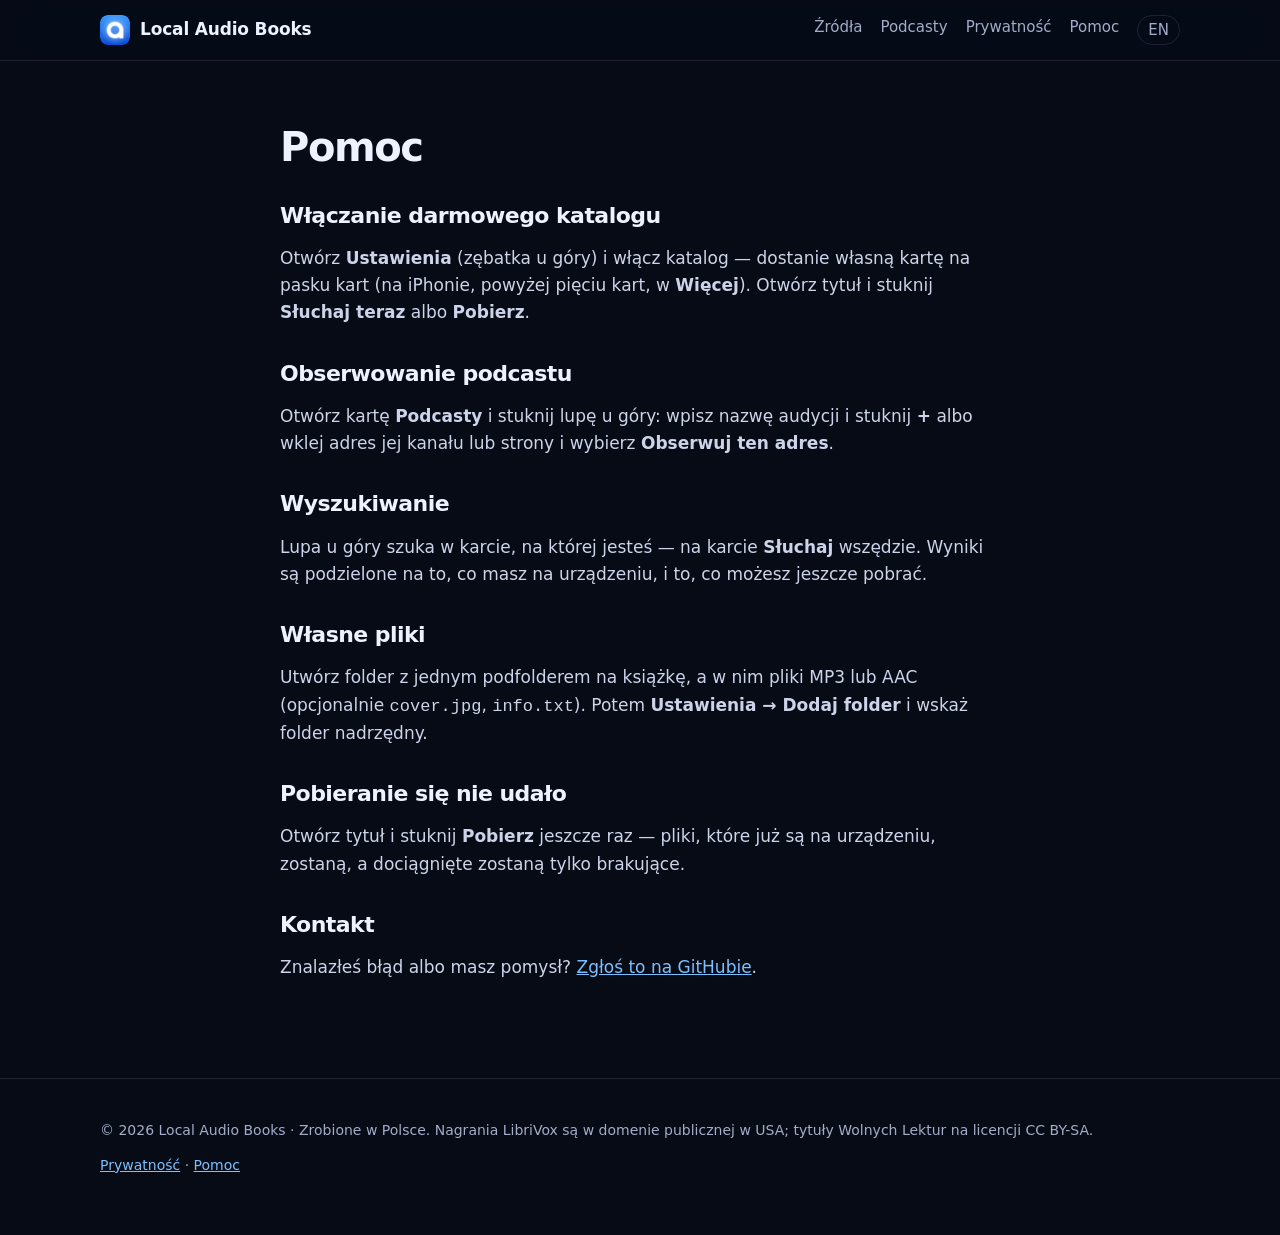
<file: pl/support.html>
<!doctype html>
<html lang="pl">
<head>
<meta charset="utf-8">
<meta name="viewport" content="width=device-width,initial-scale=1">
<title>Pomoc — Local Audio Books</title>
<meta name="description" content="Prywatny odtwarzacz Twoich audiobooków, darmowej klasyki z domeny publicznej z Wolnych Lektur, LibriVox i Projektu Gutenberg w ośmiu językach oraz podcastów, które grają od razu.">
<link rel="canonical" href="https://localaudiobooks.vercel.app/pl/support">
<link rel="alternate" hreflang="en" href="https://localaudiobooks.vercel.app/support">
<link rel="alternate" hreflang="pl" href="https://localaudiobooks.vercel.app/pl/support">
<meta property="og:title" content="Pomoc — Local Audio Books">
<meta property="og:description" content="Prywatny odtwarzacz Twoich audiobooków, darmowej klasyki z domeny publicznej z Wolnych Lektur, LibriVox i Projektu Gutenberg w ośmiu językach oraz podcastów, które grają od razu.">
<meta property="og:image" content="https://localaudiobooks.vercel.app/assets/og.png">
<meta name="twitter:card" content="summary_large_image">
<meta name="apple-itunes-app" content="app-id=6737989765">
<link rel="icon" href="/assets/icon-64.png">
<link rel="apple-touch-icon" href="/assets/icon-180.png">
<link rel="stylesheet" href="/style.css">
</head>
<body>
<header class="top"><div class="wrap">
<a class="brand" href="/pl"><img src="/assets/icon-64.png" alt=""><span>Local Audio Books</span></a>
<nav><a class="hide-sm" href="/pl#sources">Źródła</a><a class="hide-sm" href="/pl#feeds">Podcasty</a><a href="/pl/privacy">Prywatność</a><a href="/pl/support">Pomoc</a><a class="lang" href="/" hreflang="en">EN</a></nav>
</div></header>
<main class="doc"><h1>Pomoc</h1><h2>Włączanie darmowego katalogu</h2><p>Otwórz <b>Ustawienia</b> (zębatka u góry) i włącz katalog — dostanie własną kartę na pasku kart (na iPhonie, powyżej pięciu kart, w <b>Więcej</b>). Otwórz tytuł i stuknij <b>Słuchaj teraz</b> albo <b>Pobierz</b>.</p><h2>Obserwowanie podcastu</h2><p>Otwórz kartę <b>Podcasty</b> i stuknij lupę u góry: wpisz nazwę audycji i stuknij <b>+</b> albo wklej adres jej kanału lub strony i wybierz <b>Obserwuj ten adres</b>.</p><h2>Wyszukiwanie</h2><p>Lupa u góry szuka w karcie, na której jesteś — na karcie <b>Słuchaj</b> wszędzie. Wyniki są podzielone na to, co masz na urządzeniu, i to, co możesz jeszcze pobrać.</p><h2>Własne pliki</h2><p>Utwórz folder z jednym podfolderem na książkę, a w nim pliki MP3 lub AAC (opcjonalnie <code>cover.jpg</code>, <code>info.txt</code>). Potem <b>Ustawienia → Dodaj folder</b> i wskaż folder nadrzędny.</p><h2>Pobieranie się nie udało</h2><p>Otwórz tytuł i stuknij <b>Pobierz</b> jeszcze raz — pliki, które już są na urządzeniu, zostaną, a dociągnięte zostaną tylko brakujące.</p><h2>Kontakt</h2><p>Znalazłeś błąd albo masz pomysł? <a href="https://github.com/blazejzet/localaudiobooks/issues">Zgłoś to na GitHubie</a>.</p></main>
<footer><div class="wrap"><span>© 2026 Local Audio Books · Zrobione w Polsce. Nagrania LibriVox są w domenie publicznej w USA; tytuły Wolnych Lektur na licencji CC BY-SA.</span><span><a href="/pl/privacy">Prywatność</a> · <a href="/pl/support">Pomoc</a></span></div></footer>
</body>
</html>
</file>
<file: style.css>
:root{--bg:#070b16;--bg2:#0d1428;--card:rgba(255,255,255,.055);--line:rgba(255,255,255,.1);--text:#eef2ff;--muted:#a3adc8;--accent:#2f8bff;--accent2:#7cc0ff;color-scheme:dark}
*{box-sizing:border-box}html{scroll-behavior:smooth}
body{margin:0;background:var(--bg);color:var(--text);font:17px/1.6 -apple-system,BlinkMacSystemFont,"SF Pro Text","Inter",system-ui,sans-serif;-webkit-font-smoothing:antialiased}
a{color:var(--accent2)}
.wrap{max-width:1120px;margin:0 auto;padding:0 20px}
header.top{position:sticky;top:0;z-index:5;backdrop-filter:saturate(1.6) blur(18px);-webkit-backdrop-filter:saturate(1.6) blur(18px);background:rgba(7,11,22,.7);border-bottom:1px solid var(--line)}
header.top .wrap{display:flex;align-items:center;gap:16px;height:60px}
.brand{display:flex;align-items:center;gap:10px;color:var(--text);text-decoration:none;font-weight:650;letter-spacing:-.01em}
.brand img{width:30px;height:30px;border-radius:8px}
nav{margin-left:auto;display:flex;gap:18px;font-size:15px}nav a{color:var(--muted);text-decoration:none}nav a:hover{color:var(--text)}
.lang{border:1px solid var(--line);border-radius:999px;padding:2px 10px}
.hero{position:relative;overflow:hidden;padding:72px 0 40px}
.hero:before{content:"";position:absolute;inset:-30% -10% auto;height:120%;background:radial-gradient(60% 55% at 50% 30%,rgba(47,139,255,.35),transparent 70%),radial-gradient(40% 40% at 85% 10%,rgba(124,192,255,.18),transparent 70%);pointer-events:none}
.hero .wrap{position:relative;display:grid;grid-template-columns:1.15fr .85fr;gap:40px;align-items:center}
.kicker{color:var(--accent2);font-weight:600;font-size:15px;letter-spacing:.02em}
h1{font-size:clamp(38px,5.2vw,64px);line-height:1.04;letter-spacing:-.035em;margin:.25em 0 .35em}
.lead{font-size:20px;color:var(--muted);max-width:34em}
.cta{display:inline-flex;align-items:center;gap:10px;margin-top:22px;background:var(--text);color:#05070d;text-decoration:none;font-weight:650;padding:14px 22px;border-radius:14px}
.cta svg{width:22px;height:22px}.cta-small{display:block;margin-top:10px;color:var(--muted);font-size:14px}
.hero-shot{justify-self:center;width:min(360px,80vw);border-radius:28px;box-shadow:0 40px 90px -30px rgba(0,0,0,.8)}
section{padding:72px 0;border-top:1px solid var(--line)}
h2{font-size:clamp(28px,3.4vw,42px);letter-spacing:-.025em;line-height:1.1;margin:0 0 .4em}
.sub{color:var(--muted);max-width:42em;margin:0 0 32px}
.grid{display:grid;grid-template-columns:repeat(auto-fill,minmax(240px,1fr));gap:14px}
.card{background:var(--card);border:1px solid var(--line);border-radius:20px;padding:20px}
.card .l{font-size:13px;color:var(--accent2);font-weight:600;letter-spacing:.04em;text-transform:uppercase}
.card h3{margin:.25em 0 .2em;font-size:19px}.card p{margin:0;color:var(--muted);font-size:15px}
.card .n{margin-top:12px;font-size:28px;font-weight:700;letter-spacing:-.02em}.card .n small{font-size:14px;color:var(--muted);font-weight:500}
.split{display:grid;grid-template-columns:1fr 1fr;gap:48px;align-items:center}
.gallery{display:flex;gap:18px;overflow-x:auto;scroll-snap-type:x mandatory;padding:4px 20px 18px;margin:0 -20px;scrollbar-width:thin}
.gallery img{flex:0 0 auto;width:min(250px,64vw);border-radius:22px;scroll-snap-align:start}
.screens{display:grid;grid-template-columns:1.45fr 1fr;gap:28px;align-items:start}
.screens figure{margin:0}.screens img{width:100%;border-radius:22px;display:block}
.screens figcaption{color:var(--muted);font-size:14px;margin-top:10px;text-align:center}
@media (max-width:820px){.screens{grid-template-columns:1fr}}
ul.ticks{list-style:none;padding:0;margin:0;display:grid;grid-template-columns:1fr 1fr;gap:10px 28px}
ul.ticks li{padding-left:28px;position:relative}ul.ticks li:before{content:"";position:absolute;left:0;top:.45em;width:16px;height:16px;border-radius:50%;background:radial-gradient(circle at 50% 50%,var(--accent) 35%,transparent 38%),rgba(47,139,255,.2)}
footer{padding:40px 0 60px;color:var(--muted);font-size:14px;border-top:1px solid var(--line)}
footer .wrap{display:flex;flex-wrap:wrap;gap:12px 24px;justify-content:space-between}
.doc{max-width:760px;padding:56px 20px 80px;margin:0 auto}.doc h1{font-size:40px}.doc h2{font-size:22px;margin-top:1.6em}.doc p{color:#cdd4ea}
.hero .wrap>*,.split>*{min-width:0}
@media (max-width:480px){.brand span{display:none}nav{gap:14px}}
@media (max-width:820px){.hero .wrap,.split{grid-template-columns:1fr}.hero{padding-top:40px}ul.ticks{grid-template-columns:1fr}nav a.hide-sm{display:none}}
</file>
